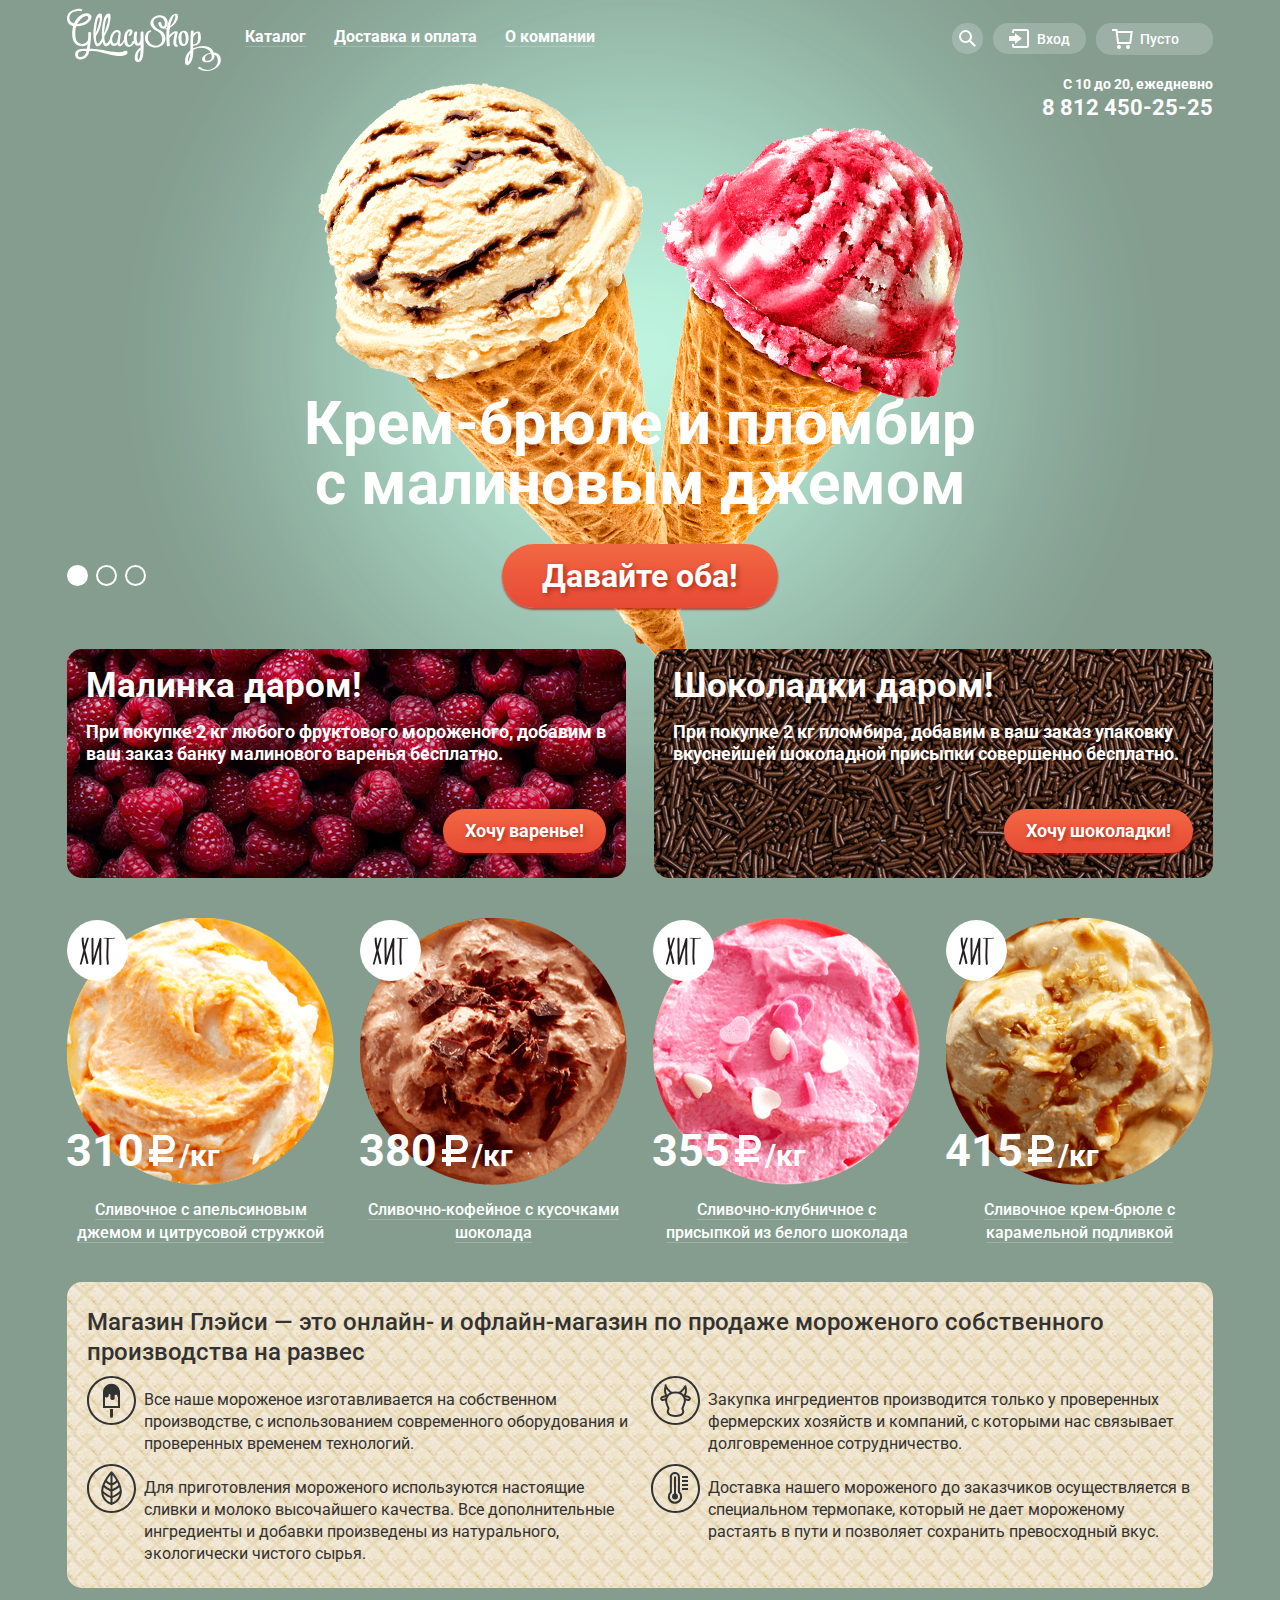
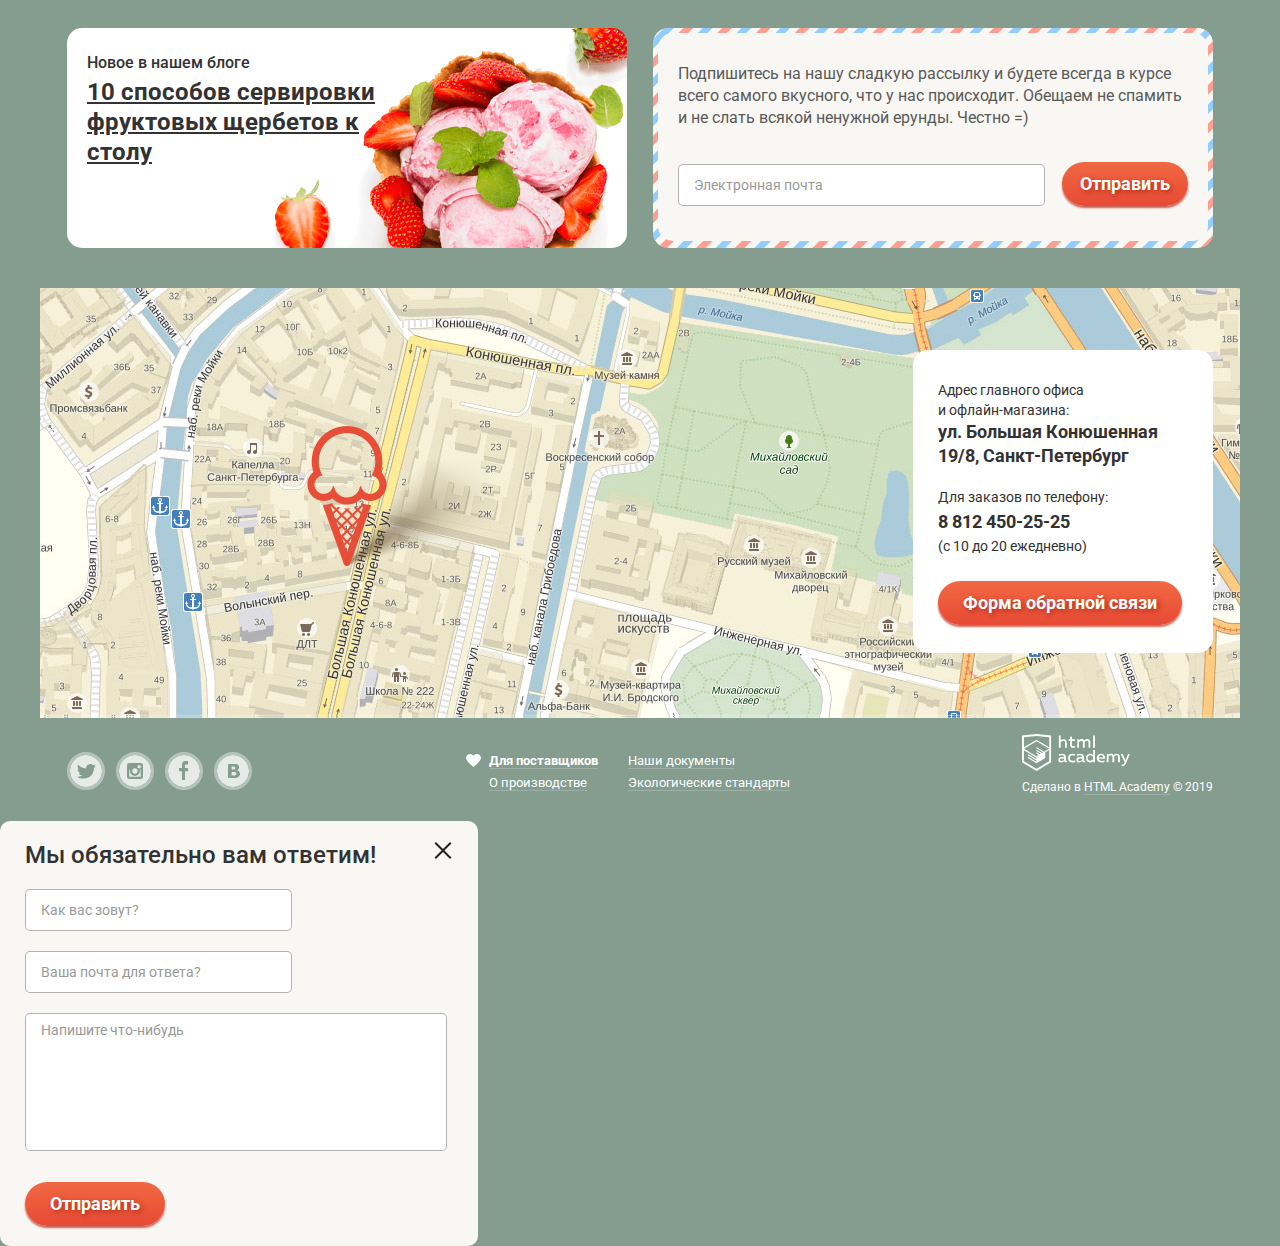
<file: backup/index.html>
<!DOCTYPE html>
<html lang="ru">
	<head>
	<meta charset="utf-8">
	<title>HTML Academy: Глейси</title>
		<link rel="stylesheet" href="css/normalize.css">
		<link rel="stylesheet" href="css/style.css">
		<link href="https://fonts.googleapis.com/css?family=Roboto:400,500,700&display=swap&subset=cyrillic" rel="stylesheet">
	</head>
	<body>
		<div class="slider-bg bg-1">
			<div class="container">
				<div class="sliders slider-1"></div>
			</div>
		</div>
		<header class="main-header container">
			<nav class="main-navigation">
				<div class="main-logo">
					<img src="img/logo.svg" alt="Магазин мороженного 'Глейси'" width="154" height="64">
				</div>
				<ul class="main-navigation-list">
					<li class="main-navigation-item">
						<a class="main-navigation-link" href="catalog.html"><span class="border-bottom">Каталог</span></a>
						<ul class="dropdown-menu-list">
							<li class="dropdown-menu-item"><a class="dropdown-link text-bold" href="#">Новинки</a></li>
							<li class="dropdown-menu-item"><a class="dropdown-link" href="catalog.html">Сливочное</a></li>
							<li class="dropdown-menu-item"><a class="dropdown-link" href="#">Щербеты</a></li>
							<li class="dropdown-menu-item"><a class="dropdown-link" href="#">Фруктовый лед</a></li>
							<li class="dropdown-menu-item"><a class="dropdown-link" href="#">Мелорин</a></li>
						</ul>
					</li>
					<li class="main-navigation-item">
						<a class="main-navigation-link" href="#"><span class="border-bottom">Доставка и оплата</span></a>
					</li>
					<li class="main-navigation-item">
						<a class="main-navigation-link" href="#"><span class="border-bottom">О компании</span></a>
					</li>
				</ul>
			</nav>
			<ul class="user-navigation">
				<li class="user-navigation-item">
					<a class="user-navigation-link btn-search" href="search.html">
						<svg xmlns="http://www.w3.org/2000/svg" xmlns:xlink="http://www.w3.org/1999/xlink" width="17" height="17" viewBox="0 0 17 17">
							<g fill="#fff">
								<path d="M16.958 15.527L11.75 10.32A6.455 6.455 0 0 0 13 6.5 6.5 6.5 0 1 0 6.5 13a6.465 6.465 0 0 0 3.839-1.263l5.205 5.204 1.414-1.414zM6.5 11C4.019 11 2 8.981 2 6.5S4.019 2 6.5 2 11 4.019 11 6.5 8.981 11 6.5 11z"/>
							</g>
						</svg>
						<span class="visually-hidden">Поиск</span>
					</a>
					<form class="form search-form" action="https://echo.htmlacademy.ru" method="post">
						<div class="field-layout">
							<input class="field-input" type="text" id="search-input" name="search" placeholder="Что ищем?">
							<label class="field-label" for="search-input">Что ищем?</label>
						</div>
						<button class="visually-hidden" type="submit">Найти</button>
					</form>
				</li>
				<li class="user-navigation-item">
					<a class="user-navigation-link login-link" href="login.html">
						<svg xmlns="http://www.w3.org/2000/svg" xmlns:xlink="http://www.w3.org/1999/xlink" width="21" height="19" viewBox="0 0 21 19">
							<g fill="#fff">
								<path d="M6 14.875L12.917 9.5 6 4.125v2.917H-.042v4.917H6z"/>
								<path d="M18 0H5C3.9 0 3 .9 3 2v2h2V2h13v15H5v-2H3v2c0 1.1.9 2 2 2h13c1.1 0 2-.9 2-2V2c0-1.1-.9-2-2-2z"/>
							</g>
						</svg>
						<span>Вход</span>
					</a>
					<form class="form login-form" action="https://echo.htmlacademy.ru" method="post">
						<div class="field-layout">
							<input class="field-input" id="email" type="email" name="email" placeholder="Электронная почта">
							<label class="field-label" for="email">Электронная почта</label>
						</div>
						<div class="field-layout">
							<input class="field-input" id="password" type="password" name="password" placeholder="Пароль">
							<label class="field-label" for="password">Пароль</label>
						</div>
						<div class="login-enter">
							<button class="btn btn-login" type="submit">Войти</button>
							<p class="login-help">
								<a class="login-reg" href="#"><span class="border-bottom">Забыли пароль?</span></a>
								<a class="login-reg" href="#"><span class="border-bottom">Новая регистрация</span></a>
							</p>
						</div>
					</form>
				</li>
				<li class="user-navigation-item">
					<a class="user-navigation-link cart-empty-link" href="basket.html">
						<svg xmlns="http://www.w3.org/2000/svg" width="21" height="20" viewBox="0 0 21 20">
							<g fill="#fff">
								<path d="M5.657 2.031L5.422 0H0v2h3.64l1.5 13h13.988l1.699-12.969H5.657zM17.372 13H6.922L5.888 4.031h12.66L17.372 13z"/>
								<circle cx="6.984" cy="18" r="2"/>
								<circle cx="15.984" cy="18" r="2"/>
							</g>
						</svg><span>Пусто</span>
					</a>
				</li>
			</ul>
		</header>
		<main class="container">
			<div class="schedule-row">
				<div class="schedule">
					<span class="work-time">С 10 до 20, ежедневно</span>
					<a class="phone-numb" href="tel:+78124502525">8 812 450-25-25</a>
				</div>
			</div>
			<section class="slider">
				<h2 class="visually-hidden">3 лучших предложения</h2>
				<ul class="slider-list">
					<li class="slider-item">
						<p>Крем-брюле и пломбир с малиновым джемом</p>
						<a class="btn btn-slider" href="catalog-item.html">Давайте оба!</a>
					</li>
					<li class="slider-item hidden">
						<p>Шоколадный пломбир и лимонный сорбет</p>
						<a class="btn btn-slider" href="catalog-item.html">Давайте оба!</a>
					</li>
					<li class="slider-item hidden">
						<p>Пломбир с помадкой и клубничный щербет</p>
						<a class="btn btn-slider" href="catalog-item.html">Давайте оба!</a>
					</li>
				</ul>
				<ul class="slider-toggles">
					<li><button class="btn-toggle checked-toggle" type="button"><span class="visually-hidden">Первый слайд</span></button></li>
					<li><button class="btn-toggle" type="button"><span class="visually-hidden">Второй слайд</span></button></li>
					<li><button class="btn-toggle" type="button"><span class="visually-hidden">Третий слайд</span></button></li>
				</ul>
			</section>
			<section class="offers row">
				<h2 class="visually-hidden">Промо-акции</h2>
				<div class="offers-item offers-raspberry">
					<p class="offers-title">Малинка даром!</p>
					<p class="offers-desc">При покупке 2 кг любого фруктового мороженого, добавим в ваш заказ банку малинового варенья бесплатно.</p>
					<div class="btn-offer-wrap">
						<a class="btn btn-offer" href="catalog-item.html">Хочу варенье!</a>
					</div>
				</div>
				<div class="offers-item offers-choco">
					<p class="offers-title">Шоколадки даром!</p>
					<p class="offers-desc">При покупке 2 кг пломбира, добавим в ваш заказ упаковку вкуснейшей шоколадной присыпки совершенно бесплатно.</p>
					<div class="btn-offer-wrap">
						<a class="btn btn-offer" href="catalog-item.html">Хочу шоколадки!</a>
					</div>
				</div>
			</section>
			<section class="products">
				<h2 class="visually-hidden">Хиты продаж</h2>
				<ul class="products-list">
					<li class="product-item product-hit">
						<article class="product">
							<h3 class="product-title">
								<a class="product-link" href="catalog-item.html"><span class="border-bottom">Сливочное с апельсиновым джемом и цитрусовой стружкой</span></a>
							</h3>
							<img class="product-img" src="img/product-1.png" width="267" height="267" alt="Сливочное с апельсиновым джемом и цитрусовой стружкой">
							<p class="product-price">310<img src="img/ruble.svg" width="31" height="36" alt="рубль"><span>/кг</span></p>
							<a class="btn btn-product" href="catalog-item.html">Быстрый просморт</a>
						</article>
					</li>
					<li class="product-item product-hit">
						<article class="product">
							<h3 class="product-title">
								<a class="product-link" href="catalog-item.html"><span class="border-bottom">Сливочно-кофейное с кусочками шоколада</span></a>
							</h3>
							<img class="product-img" src="img/product-2.png" width="267" height="267" alt="Сливочно-кофейное с кусочками шоколада">
							<p class="product-price">380<img src="img/ruble.svg" width="31" height="36" alt="рубль"><span>/кг</span></p>
							<a class="btn btn-product" href="catalog-item.html">Быстрый просморт</a>
						</article>
					</li>
					<li class="product-item product-hit">
						<article class="product">
							<h3 class="product-title">
								<a class="product-link " href="catalog-item.html"><span class="border-bottom">Сливочно-клубничное с присыпкой из белого шоколада</span></a>
							</h3>
							<img class="product-img" src="img/product-3.png" width="267" height="267" alt="Сливочно-клубничное с присыпкой из белого шоколада">
							<p class="product-price">355<img src="img/ruble.svg" width="31" height="36" alt="рубль"><span>/кг</span></p>
							<a class="btn btn-product" href="catalog-item.html">Быстрый просморт</a>
						</article>
					</li>
					<li class="product-item product-hit">
						<article class="product">
							<h3 class="product-title">
								<a class="product-link" href="catalog-item.html"><span class="border-bottom">Сливочное крем-брюле с карамельной подливкой</span>
								</a>
							</h3>
							<img class="product-img" src="img/product-4.png" width="267" height="267" alt="Сливочное крем-брюле с карамельной подливкой">
							<p class="product-price">415<img src="img/ruble.svg" width="31" height="36" alt="рубль"><span>/кг</span></p>
							<a class="btn btn-product" href="catalog-item.html">Быстрый просморт</a>
						</article>
					</li>
				</ul>
			</section>
			<section class="features">
				<h2 class="visually-hidden">Преимущества магазина мороженного Глэйси</h2>
				<p class="features-title">
					Магазин Глэйси — это онлайн- и офлайн-магазин по продаже мороженого собственного производства на развес
				</p>
				<div class="row">
					<ul class="features-list">
						<li class="features-item feature-product">
							Все наше мороженое изготавливается на собственном производстве, с использованием современного оборудования и проверенных временем технологий.
						</li>
						<li class="features-item feature-eco">
							Для приготовления мороженого используются настоящие сливки и молоко высочайшего качества. Все дополнительные ингредиенты и добавки произведены из натурального, экологически чистого сырья.
						</li>
					</ul>
					<ul class="features-list">
						<li class="features-item feature-farm">
							Закупка ингредиентов	производится только у проверенных фермерских хозяйств и компаний, с которыми нас связывает долговременное сотрудничество.
						</li>
						<li class="features-item feature-thermo">
							Доставка нашего мороженого до заказчиков осуществляется в специальном термопаке, который не дает мороженому растаять в пути и позволяет сохранить превосходный вкус.
						</li>
					</ul>
				</div>
			</section>
			<section class="more-info row">
				<h2 class="visually-hidden">Блог и форма подписки на рассылку</h2>
					<article class="blog">
						<h3 class="blog-title">Новое в нашем блоге</h3>
						<a class="blog-link" href="#"><span class="blog-underline">10 способов сервировки фруктовых щербетов к столу</span></a>
					</article>
					<div class="subscribe-wrap">
						<div class="subscribe">
							<p class="subscribe-txt">Подпишитесь на нашу сладкую рассылку и будете всегда в курсе всего самого вкусного, что у нас происходит. Обещаем не спамить и не слать всякой ненужной ерунды. Честно =)</p>
							<form class="form subscribe-form" action="https://echo.htmlacademy.ru" method="post">
								<div class="field-layout">
									<input class="field-input" id="subscribe-email" type="email" name="subscribe-email" placeholder="Электронная почта">
									<label class="field-label" for="subscribe-email">Электронная почта</label>
								</div>
								<button class="btn btn-subscribe" type="submit">Отправить</button>
							</form>
						</div>
					</div>
			</section>
			<section class="contacts-map">
				<h2 class="visually-hidden">Как до нас добраться</h2>
				<div class="map">
					<img class="map-img" src="img/map.jpg" alt="Офис компании по адресу ул. Большая Конюшенная 19/8, Санкт-Петербург" width="1200" height="430">
				</div>
				<div class="contacts-info">
					<p class="contacts-description">Адрес главного офиса<br />и офлайн-магазина:
					</p>
					<p class="contacts-data">ул. Большая Конюшенная 19/8, Санкт-Петербург</p>
					<p class="contacts-description">Для заказов по телефону:</p>
					<a class="contacts-phone" href="tel:+78124502525">8 812 450-25-25</a>
					<p class="contacts-description">(с 10 до 20 ежедневно)</p>
					<a class="btn btn-contact" href="#">Форма обратной связи</a>
				</div>
			</section>
		</main>
		<footer class="main-footer container">
			<ul class="social">
				<li class="social-item">
					<a class="social-link" href="http://twitter.com">
						<span class="visually-hidden">Твиттер</span>
						<svg class="social-icon" xmlns="http://www.w3.org/2000/svg" width="32" height="32" viewBox="0 0 32 32">
							<path fill="#fff" d="M16 0C7.164 0 0 7.164 0 16c0 8.837 7.164 16 16 16 8.837 0 16-7.163 16-16 0-8.836-7.163-16-16-16zm7.944 12.809c-.251 6.516-3.463 10.832-10.992 10.702h-.486c-.447 0-4.543-.443-5.344-1.823 2.479.19 4.247-.406 5.12-1.136-1.048-.289-2.923-.461-3.251-2.848.384.104.618.221 1.299.113-1.307-.824-2.758-1.519-2.679-3.643.311.317 1.164.518 1.46.457-.768-.233-2.149-3.244-.974-4.781 1.984 1.79 4.075 3.482 7.804 3.643.227-2.214 1.24-3.699 3.168-4.325 1.84-.479 3.255.26 3.901 1.138.737-.224 1.453-.466 2.193-.685-.004.833-.569 1.463-.935 1.709.747.165 1.423-.475 1.423-.475-.184.963-1.094 1.725-1.707 1.954z"/>
						</svg>
					</a>
				</li>
				<li class="social-item">
					<a class="social-link" href="http://instagram.com">
						<span class="visually-hidden">Инстаграм</span>
						<svg class="social-icon" xmlns="http://www.w3.org/2000/svg" width="32" height="32" viewBox="0 0 32 32"><g fill="#fff"><path d="M20.916 16a4.938 4.938 0 1 1-9.877 0c0-.394.051-.773.138-1.14h-.897v6.838h11.396V14.86h-.897c.086.367.137.746.137 1.14z"/><path d="M15.978 18.659c1.466 0 2.659-1.193 2.659-2.659s-1.193-2.659-2.659-2.659c-1.466 0-2.659 1.193-2.659 2.659s1.192 2.659 2.659 2.659zM18.637 10.302h3.039v3.039h-3.039z"/><path d="M16 0C7.164 0 0 7.164 0 16c0 8.837 7.164 16 16 16 8.837 0 16-7.163 16-16 0-8.836-7.163-16-16-16zm7.955 21.698a2.285 2.285 0 0 1-2.279 2.279H10.279A2.285 2.285 0 0 1 8 21.698V10.302a2.286 2.286 0 0 1 2.279-2.279h11.396a2.286 2.286 0 0 1 2.279 2.279v11.396z"/></g></svg>
					</a>
				</li>
				<li class="social-item">
					<a class="social-link" href="http://facebook.com">
						<span class="visually-hidden">Фейсбук</span>
						<svg class="social-icon" xmlns="http://www.w3.org/2000/svg" width="32" height="32" viewBox="0 0 32 32"><path fill="#fff" d="M16 0C7.164 0 0 7.163 0 16s7.164 16 16 16c8.837 0 16-7.164 16-16S24.837 0 16 0zm4.062 9.455h-3.021v3.444h3.021v3.445h-3.021v8.61H14.02v-8.61H11v-3.445h3.021V9.455c0-1.902 1.353-3.445 3.021-3.445h3.021v3.445z"/></svg>
					</a>
				</li>
				<li class="social-item">
					<a class="social-link" href="http://vk.com">
						<span class="visually-hidden">Вконтакте</span>
						<svg class="social-icon" xmlns="http://www.w3.org/2000/svg" width="32" height="32" viewBox="0 0 32 32"><g fill="#fff"><path d="M16.637 14.495c.402-.019.719-.082.951-.188.326-.145.54-.33.641-.559.101-.229.15-.496.15-.797 0-.232-.058-.465-.174-.697-.116-.232-.322-.405-.617-.517-.264-.1-.592-.155-.984-.165a76.242 76.242 0 0 0-1.652-.014h-.339v2.965h.565c.571 0 1.057-.009 1.459-.028zM18.118 17.084c-.282-.081-.672-.125-1.166-.132a127.97 127.97 0 0 0-1.55-.009h-.79v3.493h.264c1.014 0 1.74-.003 2.18-.009a3.2 3.2 0 0 0 1.212-.245c.377-.157.633-.364.774-.625s.214-.562.214-.9c0-.446-.088-.788-.261-1.03-.17-.241-.464-.423-.877-.543z"/><path d="M16 0C7.164 0 0 7.164 0 16c0 8.837 7.164 16 16 16 8.837 0 16-7.163 16-16 0-8.836-7.163-16-16-16zm6.602 20.531a3.73 3.73 0 0 1-1.124 1.327c-.552.415-1.161.71-1.823.886s-1.501.264-2.519.264h-6.121V8.987h5.443c1.13 0 1.957.038 2.48.113a5.126 5.126 0 0 1 1.561.5c.533.27.929.632 1.189 1.087.26.455.392.975.392 1.558 0 .678-.179 1.278-.536 1.795-.358.518-.863.92-1.517 1.208v.075c.917.182 1.642.559 2.179 1.13.537.571.807 1.325.807 2.261 0 .678-.138 1.283-.411 1.817z"/></g></svg>
					</a>
				</li>
			</ul>
			<div class="footer-menu">
				<ul class="footer-menu-list">
					<li class="footer-menu-item">
						<a class="footer-menu-link text-bold" href="#">
							<span class="border-bottom">Для поставщиков</span>
						</a>
					</li>
					<li class="footer-menu-item">
						<a class="footer-menu-link" href="#">
							<span class="border-bottom">О производстве</span>
						</a>
					</li>
				</ul>
				<ul class="footer-menu-list">
					<li>
						<a class="footer-menu-link" href="#">
							<span class="border-bottom">Наши документы</span>
						</a>
					</li>
					<li>
						<a class="footer-menu-link" href="#">
							<span class="border-bottom">Экологические стандарты</span>
						</a>
					</li>
				</ul>
			</div>
			<div class="footer-copyright">
				<a class="copyright-logo" href="https://htmlacademy.ru/">
					<img src="img/logo-htmlacademy.svg" alt="HTMLAcademy" width="108" height="39">
				</a>
				<p class="copyright-txt">
					Сделано в <a class="copyright-link" href="https://htmlacademy.ru/"><span class="border-bottom">HTML Academy</span></a> &#169; 2019
				</p>
			</div>
		</footer>
		<div class="overlay hidden"></div>
		<section class="feedback">
			<h2 class="visually-hidden">Форма обратной связи</h2>
			<p class="feedback-title">Мы обязательно вам ответим!</p>
			<form class="form" action="https://echo.htmlacademy.ru" method="post">
				<div class="field-layout">
					<input class="field-input" type="text" id="feedback-name" name="feedback-name" placeholder="Как вас зовут?">
					<label class="field-label" for="feedback-name">Как вас зовут?</label>
				</div>
				<div class="field-layout">
					<input class="field-input" type="email" id="feedback-email" name="feedback-email" placeholder="Ваша почта для ответа?">
					<label class="field-label" for="feedback-email">Ваша почта для ответа?</label>
				</div>
				<div class="field-layout">
					<textarea class="field-textarea" id="feedback-msg" name="feedback-txt" placeholder="Напишите что-нибудь" rows="5" cols="33"></textarea>
					<label class="field-label" for="feedback-msg">Напишите что-нибудь</label>
				</div>
				<button class="btn" type="submit">Отправить</button>
			</form>
			<button class="close-btn" type="button">
				<img src="img/cross-big.svg" alt="закрыть" width="18" height="17">
			</button>
		</section>
	</body>
</html>
</file>
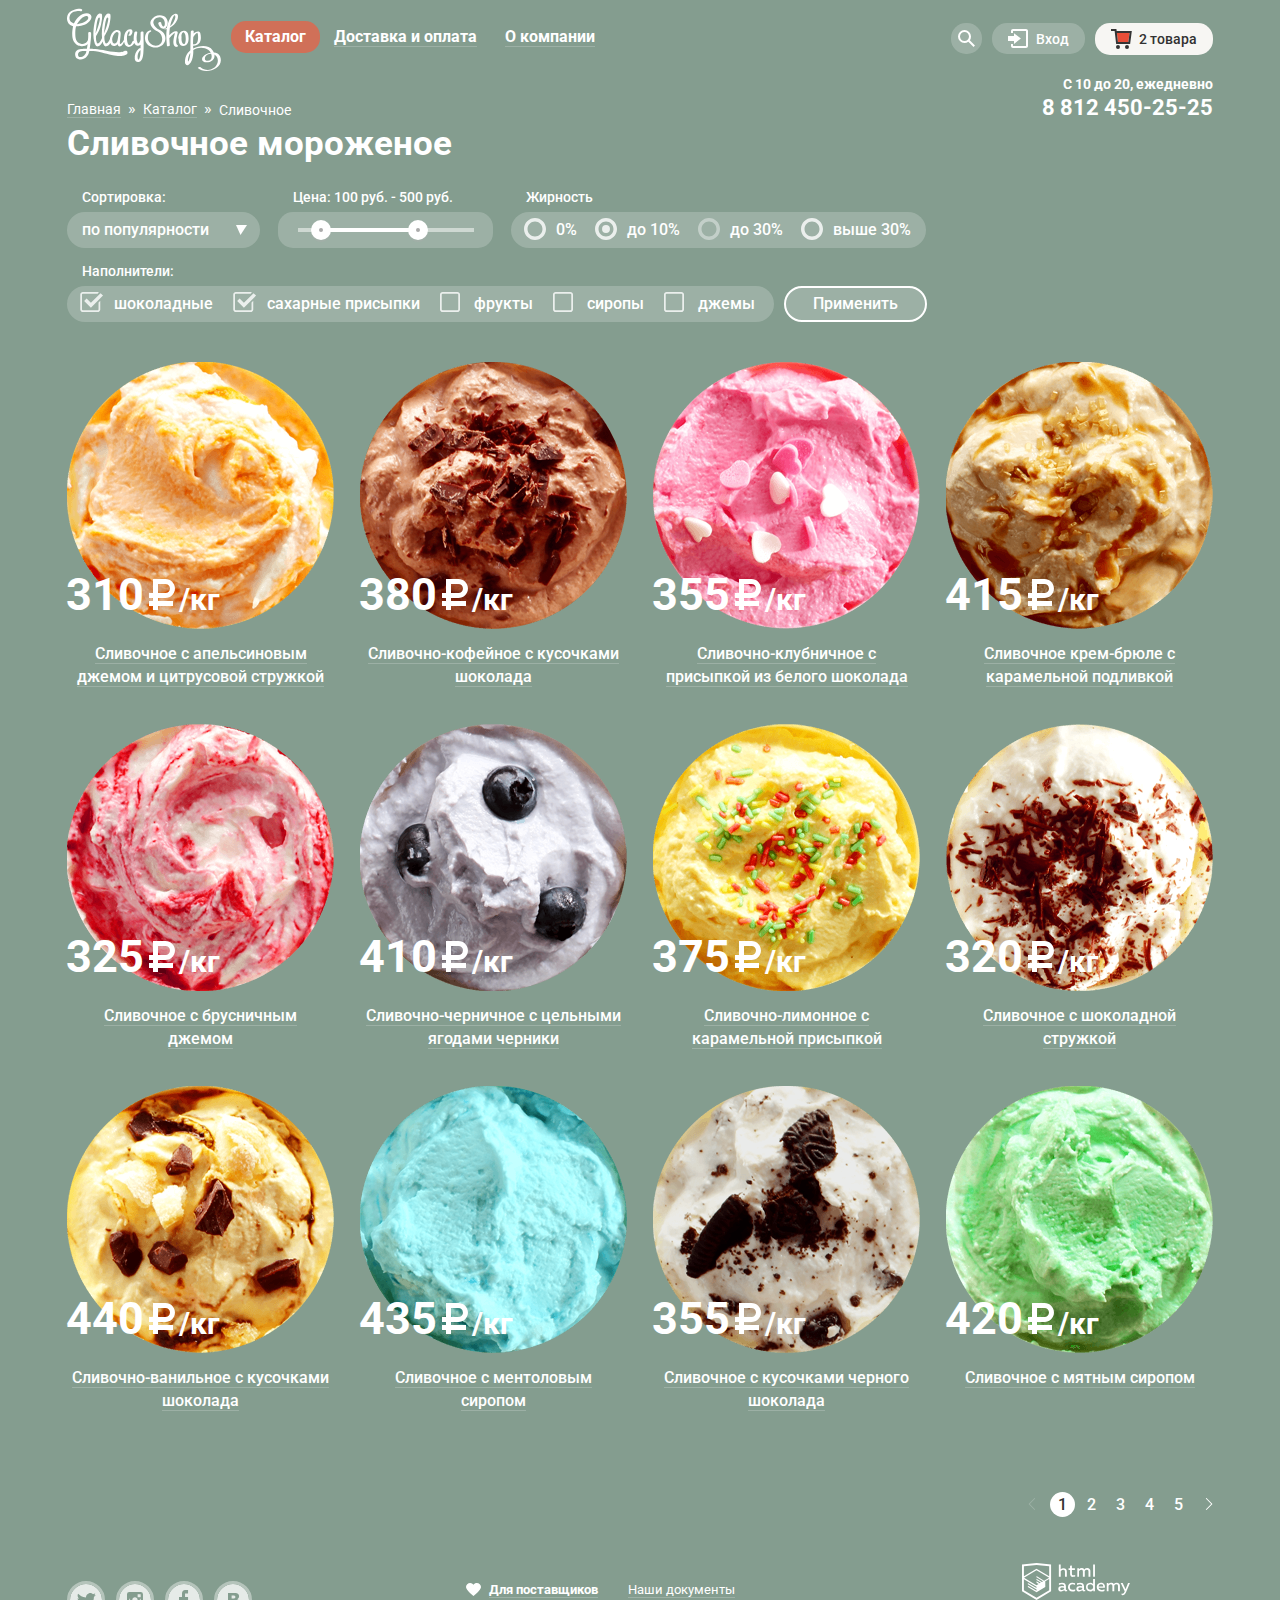
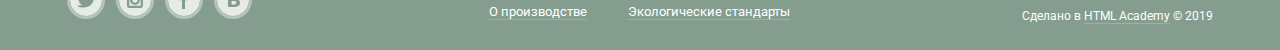
<file: backup/catalog.html>
<!DOCTYPE html>
<html lang="ru">
	<head>
		<meta charset="utf-8">
		<title>HTML Academy: Глейси</title>
		<link rel="stylesheet" href="css/normalize.css">
		<link rel="stylesheet" href="css/style.css">
		<link href="https://fonts.googleapis.com/css?family=Roboto:400,500,700&display=swap&subset=cyrillic" rel="stylesheet">
	</head>
	<body>
		<header class="main-header container">
			<nav class="main-navigation">
				<div class="main-logo">
					<a href="index.html">
						<img src="img/logo.svg" alt="Магазин мороженного 'Глэсси'" width="154" height="64">
					</a>
				</div>			
				<ul class="main-navigation-list">
					<li class="main-navigation-item">
						<a class="main-navigation-link main-navigation-link-current" href="catalog.html">Каталог</a>
						<ul class="dropdown-menu-list">
							<li class="dropdown-menu-item"><a class="dropdown-link text-bold" href="#">Новинки</a></li>
							<li class="dropdown-menu-item"><a class="dropdown-link dropdown-link-current" href="catalog.html">Сливочное</a></li>
							<li class="dropdown-menu-item"><a class="dropdown-link" href="#">Щербеты</a></li>
							<li class="dropdown-menu-item"><a class="dropdown-link" href="#">Фруктовый лед</a></li>
							<li class="dropdown-menu-item"><a class="dropdown-link" href="#">Мелорин</a></li>
						</ul>
					</li>
					<li class="main-navigation-item">
						<a class="main-navigation-link" href="#"><span class="border-bottom">Доставка и оплата</span></a>
					</li>
					<li class="main-navigation-item">
						<a class="main-navigation-link" href="#"><span class="border-bottom">О компании</span></a>
					</li>
				</ul>
			</nav>
			<ul class="user-navigation">
				<li class="user-navigation-item">
					<a class="user-navigation-link btn-search" href="search.html">
						<svg xmlns="http://www.w3.org/2000/svg" xmlns:xlink="http://www.w3.org/1999/xlink" width="17" height="17" viewBox="0 0 17 17">
							<g fill="#fff">
								<path d="M16.958 15.527L11.75 10.32A6.455 6.455 0 0 0 13 6.5 6.5 6.5 0 1 0 6.5 13a6.465 6.465 0 0 0 3.839-1.263l5.205 5.204 1.414-1.414zM6.5 11C4.019 11 2 8.981 2 6.5S4.019 2 6.5 2 11 4.019 11 6.5 8.981 11 6.5 11z"/>
							</g>
						</svg>
						<span class="visually-hidden">Поиск</span>
					</a>
					<form class="form search-form" action="https://echo.htmlacademy.ru" method="post">
						<div class="field-layout">
							<input class="field-input" type="text" id="search-input" name="search" placeholder="Что ищем?">
							<label class="field-label" for="search-input">Что ищем?</label>
						</div>
						<button class="visually-hidden" type="submit">Найти</button>
					</form>
				</li>
				<li class="user-navigation-item">
					<a class="user-navigation-link login-link" href="login.html">
						<svg xmlns="http://www.w3.org/2000/svg" xmlns:xlink="http://www.w3.org/1999/xlink" width="21" height="19" viewBox="0 0 21 19">
							<g fill="#fff">
								<path d="M6 14.875L12.917 9.5 6 4.125v2.917H-.042v4.917H6z"/>
								<path d="M18 0H5C3.9 0 3 .9 3 2v2h2V2h13v15H5v-2H3v2c0 1.1.9 2 2 2h13c1.1 0 2-.9 2-2V2c0-1.1-.9-2-2-2z"/>
							</g>
						</svg>
						<span>Вход</span>
					</a>
					<form class="form login-form" action="https://echo.htmlacademy.ru" method="post">
						<div class="field-layout">
							<input class="field-input" id="email" type="email" name="email" placeholder="Электронная почта">
							<label class="field-label" for="email">Электронная почта</label>
						</div>
						<div class="field-layout">
							<input class="field-input" id="password" type="password" name="password" placeholder="Пароль">
							<label class="field-label" for="password">Пароль</label>
						</div>
						<div class="login-enter">
							<button class="btn" type="submit">Войти</button>
							<p class="login-help">
								<a class="login-reg" href="#"><span class="border-bottom">Забыли пароль?</span></a>
								<a class="login-reg" href="#"><span class="border-bottom">Новая регистрация</span></a>
							</p>
						</div>
					</form>
				</li>
				<li class="user-navigation-item">
					<a class="user-navigation-link cart-full-link" href="basket.html">
						<img src="img/basket-red.svg" alt="Корзина" width="21" height="20">
						<span>2 товара</span>
					</a>
					<div class="cart-wrap">
						<table class="cart">
							<tr>
								<td class="cart-delete-item">
									<button class="cart-delete">
										<img src="img/cross-small.svg" alt="Удалить товар из корзины" width="11" height="11">
									</button>
								</td>
								<td>
									<img class="product-img" src="img/product-1-thumbnail.png" alt="Пломбир с апельсиновым джемом" width="33" height="33">
								</td>
								<td class="cart-description">
									<a href="catalog-item.html">Пломбир с апельсиновым джемом</a>
								</td>
								<td class="cart-cost">
									<span class="cart-product-quantity">1,5 кг</span>
									<span>х</span>
									<span class="cart-product-price">200 руб.</span>
								</td>
								<td class="cart-product-summ">300 руб.</td>
							</tr>
							<tr>
								<td class="cart-empty-block" colspan="5"></td>
							</tr>
							<tr>
								<td class="cart-delete-item">
									<button class="cart-delete">
										<img src="img/cross-small.svg" alt="Удалить товар из корзины" width="11" height="11">
									</button>
								</td>
								<td>
									<img class="product-img" src="img/product-3-thumbnail.png" alt="Клубничный пломбир с присыпкой из белого шоколада" width="33" height="33">
								</td>
								<td class="cart-description">
									<a href="catalog-item.html">Клубничный пломбир с присыпкой из белого шоколада</a>
								</td>
								<td class="cart-cost">
									<span class="cart-product-quantity">1,5 кг</span>
									<span>х</span>
									<span class="cart-product-price">300 руб.</span>
								</td>
								<td class="cart-product-summ">450 руб.</td>
							</tr>
							<tr>
								<td class="cart-empty-block" colspan="5"></td>
							</tr>
							<tr>
								<td class="cart-summ" colspan="5">
									<p>Итого: 750 руб.</p>
									<a class="btn btn-cart" href="basket.html">Оформить заказ</a>
								</td>
							</tr>
						</table>
					</div>
				</li>
			</ul>			
		</header>
		<main class="container">
			<div class="row">
				<div class="breadcrumbs">
					<ul class="breadcrumbs-list">
						<li class="breadcrumbs-item">
							<a class="breadcrumbs-link" href="index.html"><span class="border-bottom">Главная</span></a>
						</li>
						<li class="breadcrumbs-item">&raquo;</li>
						<li class="breadcrumbs-item">
							<a class="breadcrumbs-link" href="catalog.html"><span class="border-bottom">Каталог</span></a>
						</li>
						<li class="breadcrumbs-item">&raquo;</li>
						<li class="breadcrumbs-current">Сливочное</li>
					</ul>
				</div>
				<div class="schedule">
					<span class="work-time">С 10 до 20, ежедневно</span>
					<a class="phone-numb" href="tel:+78124502525">8 812 450-25-25</a>
				</div>
			</div>
			<h1 class="catalog-title">Сливочное мороженое</h1>
			<section class="filters">
				<h2 class="visually-hidden">Фильтр товаров</h2>
				<form class="filter" method="get" action="https://echo.htmlacademy.ru">
					<div class="filter-row">
						<fieldset class="fieldset-filter">
							<legend class="filter-title">Сортировка:</legend>
								<label class="visually-hidden" for="sort">Сортировка:</label>
								<select class="filter-assortment" name="sort" id="sort">
									<option class="filter-sort" value="popular" selected>по популярности</option>
									<option class="filter-sort" value="low-cost">сначала недорогие</option>
									<option class="filter-sort" value="high-cost">сначала дорогие</option>
									<option class="filter-sort" value="fat">по жирности</option>
								</select>
						</fieldset>
						<fieldset class="fieldset-filter">
							<legend class="visually-hidden">Цена</legend>
							<div class="filter-price">
								<label class="filter-title" for="price-range">Цена: 100 руб. - 500 руб.</label>
								<input class="visually-hidden filter-cost" type="range" min="100" max="500" step="5" value="150" id="price-range" name="price-range">
								<div class="range-controls">
									<div class="scale">
										<div class="bar"></div>
									</div>
									<div class="toggle toggle-min"></div>
									<div class="toggle toggle-max"></div>
								</div>
							</div>
						</fieldset>
						<fieldset class="fieldset-filter">
							<legend class="filter-title">Жирность</legend>
							<div class="row fat-row">
								<div class="filter-layout">
									<input class="filter-radio" type="radio" name="fat-control" id="zero">
									<label class="filter-value" for="zero" tabindex="0">0%</label>
								</div>
								<div class="filter-layout">
									<input class="filter-radio" type="radio" name="fat-control" id="to-ten" checked>
									<label class="filter-value" for="to-ten" tabindex="0">до 10%</label>
								</div>
								<div class="filter-layout">
									<input class="filter-radio" type="radio" name="fat-control" id="to-thirty" disabled>
									<label class="filter-value" for="to-thirty" tabindex="0">до 30%</label>
								</div>
								<div class="filter-layout">
									<input class="filter-radio" type="radio" name="fat-control" id="over-thirty">
									<label class="filter-value" for="over-thirty" tabindex="0">выше 30%</label>
								</div>
							</div>
						</fieldset>
					</div>
					<div class="filter-row">
						<fieldset class="fieldset-filter">
							<legend class="filter-title">Наполнители:</legend>
							<div class="row filler-row">
								<div class="filter-layout">
									<input class="filter-checkbox" type="checkbox" name="choco" id="choco" checked>
									<label class="filter-value" for="choco" tabindex="0">шоколадные</label>
								</div>
								<div class="filter-layout">
									<input class="filter-checkbox" type="checkbox" name="sugar" id="sugar" checked>
									<label class="filter-value" for="sugar" tabindex="0">сахарные присыпки</label>
								</div>
								<div class="filter-layout">
									<input class="filter-checkbox" type="checkbox" name="fruit" id="fruit">
									<label class="filter-value" for="fruit" tabindex="0">фрукты</label>
								</div>
								<div class="filter-layout">
									<input class="filter-checkbox" type="checkbox" name="sirup" id="sirup">
									<label class="filter-value" for="sirup" tabindex="0">сиропы</label>
								</div>
								<div class="filter-layout">
									<input class="filter-checkbox" type="checkbox" name="jam" id="jam">
									<label class="filter-value" for="jam" tabindex="0">джемы</label>
								</div>
							</div>
						</fieldset>
						<button class="btn-filter" type="submit" tabindex="0">Применить</button>
					</div>
				</form>
			</section>
			<section class="products">
				<h2 class="visually-hidden">Товары</h2>
				<div class="products-catalog">
					<ul class="products-list">
						<!-- первая строка товаров -->
						<li class="product-item">
							<article class="product">
								<h3 class="product-title">
									<a class="product-link" href="catalog-item.html"><span class="border-bottom">Сливочное с апельсиновым джемом и цитрусовой стружкой</span></a>
								</h3>
								<img class="product-img" src="img/product-1.png" width="267" height="267" alt="Сливочное с апельсиновым джемом и цитрусовой стружкой">
								<p class="product-price">310<img src="img/ruble.svg" width="31" height="36" alt="рубль"><span>/кг</span></p>
								<a class="btn btn-product" href="catalog-item.html">Быстрый просмотр</a>
							</article>
						</li>
						<li class="product-item">
							<article class="product">
								<h3 class="product-title">
									<a class="product-link" href="catalog-item.html"><span class="border-bottom">Сливочно-кофейное с кусочками шоколада</span></a>
								</h3>
								<img class="product-img" src="img/product-2.png" width="267" height="267" alt="Сливочно-кофейное с кусочками шоколада">
								<p class="product-price">380<img src="img/ruble.svg" width="31" height="36" alt="рубль"><span>/кг</span></p>
								<a class="btn btn-product" href="catalog-item.html">Быстрый просмотр</a>
							</article>
						</li>
						<li class="product-item">
							<article class="product">
								<h3 class="product-title">
									<a class="product-link" href="catalog-item.html"><span class="border-bottom">Сливочно-клубничное с присыпкой из белого шоколада</span></a>
								</h3>
								<img class="product-img" src="img/product-3.png" width="267" height="267" alt="Сливочно-клубничное с присыпкой из белого шоколада">
								<p class="product-price">355<img src="img/ruble.svg" width="31" height="36" alt="рубль"><span>/кг</span></p>
								<a class="btn btn-product" href="catalog-item.html">Быстрый просмотр</a>
							</article>
						</li>
						<li class="product-item">
							<article class="product">
								<h3 class="product-title">
									<a class="product-link" href="catalog-item.html"><span class="border-bottom">Сливочное крем-брюле с карамельной подливкой</span></a>
								</h3>
								<img class="product-img" src="img/product-4.png" width="267" height="267" alt="Сливочное крем-брюле с карамельной подливкой">
								<p class="product-price">415<img src="img/ruble.svg" width="31" height="36" alt="рубль"><span>/кг</span></p>
								<a class="btn btn-product" href="catalog-item.html">Быстрый просмотр</a>
							</article>
						</li>
						<!-- конец первая строка товаров -->
						<!-- вторая строка товаров -->
						<li class="product-item">
							<article class="product">
								<h3 class="product-title">
									<a class="product-link" href="catalog-item.html"><span class="border-bottom">Сливочное с брусничным джемом</span></a>
								</h3>
								<img class="product-img" src="img/product-5.png" width="267" height="267" alt="Сливочное с брусничным джемом">
								<p class="product-price">325<img src="img/ruble.svg" width="31" height="36" alt="рубль"><span>/кг</span></p>
								<a class="btn btn-product" href="catalog-item.html">Быстрый просмотр</a>
							</article>
						</li>
						<li class="product-item">
							<article class="product">
								<h3 class="product-title">
									<a class="product-link" href="catalog-item.html"><span class="border-bottom">Сливочно-черничное с цельными ягодами черники</span></a>
								</h3>
								<img class="product-img" src="img/product-6.png" width="267" height="267" alt="Сливочно-черничное с цельными ягодами черники">
								<p class="product-price">410<img src="img/ruble.svg" width="31" height="36" alt="рубль"><span>/кг</span></p>
								<a class="btn btn-product" href="catalog-item.html">Быстрый просмотр</a>
							</article>
						</li>
						<li class="product-item">
							<article class="product">
								<h3 class="product-title">
									<a class="product-link" href="catalog-item.html"><span class="border-bottom">Сливочно-лимонное с карамельной присыпкой</span></a>
								</h3>
								<img class="product-img" src="img/product-7.png" width="267" height="267" alt="Сливочно-лимонное с карамельной присыпкой">
								<p class="product-price">375<img src="img/ruble.svg" width="31" height="36" alt="рубль"><span>/кг</span></p>
								<a class="btn btn-product" href="catalog-item.html">Быстрый просмотр</a>
							</article>
						</li>
						<li class="product-item">
							<article class="product">
								<h3 class="product-title">
									<a class="product-link" href="catalog-item.html"><span class="border-bottom">Сливочное с шоколадной стружкой</span></a>
								</h3>
								<img class="product-img" src="img/product-8.png" width="267" height="267" alt="Сливочное с шоколадной стружкой">
								<p class="product-price">320<img src="img/ruble.svg" width="31" height="36" alt="рубль"><span>/кг</span></p>
								<a class="btn btn-product" href="catalog-item.html">Быстрый просмотр</a>
							</article>
						</li>
						<!-- конец вторая строка товаров -->
						<!-- третья строка товаров -->
						<li class="product-item">
							<article class="product">
								<h3 class="product-title">
									<a class="product-link" href="catalog-item.html"><span class="border-bottom">Сливочно-ванильное с кусочками шоколада</span></a>
								</h3>
								<img class="product-img" src="img/product-9.png" width="267" height="267" alt="Сливочно-ванильное с кусочками шоколада">
								<p class="product-price">440<img src="img/ruble.svg" width="31" height="36" alt="рубль"><span>/кг</span></p>
								<a class="btn btn-product" href="catalog-item.html">Быстрый просмотр</a>
							</article>
						</li>
						<li class="product-item">
							<article class="product">
								<h3 class="product-title">
									<a class="product-link" href="catalog-item.html"><span class="border-bottom">Сливочное с ментоловым сиропом</span></a>
								</h3>
								<img class="product-img" src="img/product-10.png" width="267" height="267" alt="Сливочное с ментоловым сиропом">
								<p class="product-price">435<img src="img/ruble.svg" width="31" height="36" alt="рубль"><span>/кг</span></p>
								<a class="btn btn-product" href="catalog-item.html">Быстрый просмотр</a>
							</article>
						</li>
						<li class="product-item">
							<article class="product">
								<h3 class="product-title">
									<a class="product-link" href="catalog-item.html"><span class="border-bottom">Сливочное с кусочками черного шоколада</span></a>
								</h3>
								<img class="product-img" src="img/product-11.png" width="267" height="267" alt="Сливочное с кусочками черного шоколада">
								<p class="product-price">355<img src="img/ruble.svg" width="31" height="36" alt="рубль"><span>/кг</span></p>
								<a class="btn btn-product" href="catalog-item.html">Быстрый просмотр</a>
							</article>
						</li>
						<li class="product-item">
							<article class="product">
								<h3 class="product-title">
									<a class="product-link" href="catalog-item.html"><span class="border-bottom">Сливочное с мятным сиропом</span></a>
								</h3>
								<img class="product-img" src="img/product-12.png" width="267" height="267" alt="Сливочное с мятным сиропом">
								<p class="product-price">420<img src="img/ruble.svg" width="31" height="36" alt="рубль"><span>/кг</span></p>
								<a class="btn btn-product" href="catalog-item.html">Быстрый просмотр</a>
							</article>
						</li>
						<!-- конец третья строка товаров -->
					</ul>
				</div>
				<div class="pagination container">
						<a class="pagination-item-prev" href="#">
							<span class="visually-hidden">Назад</span>
							<svg class="" xmlns="http://www.w3.org/2000/svg" width="8" height="12" viewBox="0 0 8 12">
								<path fill="#fff" d="M7.237 5.642L1.73.132c-.2-.197-.52-.197-.717 0s-.198.52 0 .717L6.163 6l-5.15 5.15c-.2.198-.2.52 0 .717.098.1.228.148.357.148.13 0 .26-.05.358-.148l5.51-5.51c.198-.197.198-.517 0-.715z"/>
							</svg>
						</a>
						<a class="pagination-item pagination-item-current" href="#">1</a>
						<a class="pagination-item" href="#">2</a>
						<a class="pagination-item" href="#">3</a>
						<a class="pagination-item" href="#">4</a>
						<a class="pagination-item" href="#">5</a>
						<a class="pagination-item-next" href="#">
							<span class="visually-hidden">Вперед</span>
							<svg xmlns="http://www.w3.org/2000/svg" width="8" height="12" viewBox="0 0 8 12">
								<path fill="#fff" d="M7.237 5.642L1.73.132c-.2-.197-.52-.197-.717 0s-.198.52 0 .717L6.163 6l-5.15 5.15c-.2.198-.2.52 0 .717.098.1.228.148.357.148.13 0 .26-.05.358-.148l5.51-5.51c.198-.197.198-.517 0-.715z"/>
							</svg>
						</a>
					</div>
			</section>
		</main>
		<footer class="main-footer container">
			<ul class="social">
				<li class="social-item">
					<a class="social-link" href="http://twitter.com">
						<span class="visually-hidden">Твиттер</span>
						<svg class="social-icon" xmlns="http://www.w3.org/2000/svg" width="32" height="32" viewBox="0 0 32 32">
							<path fill="#fff" d="M16 0C7.164 0 0 7.164 0 16c0 8.837 7.164 16 16 16 8.837 0 16-7.163 16-16 0-8.836-7.163-16-16-16zm7.944 12.809c-.251 6.516-3.463 10.832-10.992 10.702h-.486c-.447 0-4.543-.443-5.344-1.823 2.479.19 4.247-.406 5.12-1.136-1.048-.289-2.923-.461-3.251-2.848.384.104.618.221 1.299.113-1.307-.824-2.758-1.519-2.679-3.643.311.317 1.164.518 1.46.457-.768-.233-2.149-3.244-.974-4.781 1.984 1.79 4.075 3.482 7.804 3.643.227-2.214 1.24-3.699 3.168-4.325 1.84-.479 3.255.26 3.901 1.138.737-.224 1.453-.466 2.193-.685-.004.833-.569 1.463-.935 1.709.747.165 1.423-.475 1.423-.475-.184.963-1.094 1.725-1.707 1.954z"/>
						</svg>
					</a>
				</li>
				<li class="social-item">
					<a class="social-link" href="http://instagram.com">
						<span class="visually-hidden">Инстаграм</span>
						<svg class="social-icon" xmlns="http://www.w3.org/2000/svg" width="32" height="32" viewBox="0 0 32 32"><g fill="#fff"><path d="M20.916 16a4.938 4.938 0 1 1-9.877 0c0-.394.051-.773.138-1.14h-.897v6.838h11.396V14.86h-.897c.086.367.137.746.137 1.14z"/><path d="M15.978 18.659c1.466 0 2.659-1.193 2.659-2.659s-1.193-2.659-2.659-2.659c-1.466 0-2.659 1.193-2.659 2.659s1.192 2.659 2.659 2.659zM18.637 10.302h3.039v3.039h-3.039z"/><path d="M16 0C7.164 0 0 7.164 0 16c0 8.837 7.164 16 16 16 8.837 0 16-7.163 16-16 0-8.836-7.163-16-16-16zm7.955 21.698a2.285 2.285 0 0 1-2.279 2.279H10.279A2.285 2.285 0 0 1 8 21.698V10.302a2.286 2.286 0 0 1 2.279-2.279h11.396a2.286 2.286 0 0 1 2.279 2.279v11.396z"/></g></svg>
					</a>
				</li>
				<li class="social-item">
					<a class="social-link" href="http://facebook.com">
						<span class="visually-hidden">Фейсбук</span>
						<svg class="social-icon" xmlns="http://www.w3.org/2000/svg" width="32" height="32" viewBox="0 0 32 32"><path fill="#fff" d="M16 0C7.164 0 0 7.163 0 16s7.164 16 16 16c8.837 0 16-7.164 16-16S24.837 0 16 0zm4.062 9.455h-3.021v3.444h3.021v3.445h-3.021v8.61H14.02v-8.61H11v-3.445h3.021V9.455c0-1.902 1.353-3.445 3.021-3.445h3.021v3.445z"/></svg>
					</a>
				</li>
				<li class="social-item">
					<a class="social-link" href="http://vk.com">
						<span class="visually-hidden">Вконтакте</span>
						<svg class="social-icon" xmlns="http://www.w3.org/2000/svg" width="32" height="32" viewBox="0 0 32 32"><g fill="#fff"><path d="M16.637 14.495c.402-.019.719-.082.951-.188.326-.145.54-.33.641-.559.101-.229.15-.496.15-.797 0-.232-.058-.465-.174-.697-.116-.232-.322-.405-.617-.517-.264-.1-.592-.155-.984-.165a76.242 76.242 0 0 0-1.652-.014h-.339v2.965h.565c.571 0 1.057-.009 1.459-.028zM18.118 17.084c-.282-.081-.672-.125-1.166-.132a127.97 127.97 0 0 0-1.55-.009h-.79v3.493h.264c1.014 0 1.74-.003 2.18-.009a3.2 3.2 0 0 0 1.212-.245c.377-.157.633-.364.774-.625s.214-.562.214-.9c0-.446-.088-.788-.261-1.03-.17-.241-.464-.423-.877-.543z"/><path d="M16 0C7.164 0 0 7.164 0 16c0 8.837 7.164 16 16 16 8.837 0 16-7.163 16-16 0-8.836-7.163-16-16-16zm6.602 20.531a3.73 3.73 0 0 1-1.124 1.327c-.552.415-1.161.71-1.823.886s-1.501.264-2.519.264h-6.121V8.987h5.443c1.13 0 1.957.038 2.48.113a5.126 5.126 0 0 1 1.561.5c.533.27.929.632 1.189 1.087.26.455.392.975.392 1.558 0 .678-.179 1.278-.536 1.795-.358.518-.863.92-1.517 1.208v.075c.917.182 1.642.559 2.179 1.13.537.571.807 1.325.807 2.261 0 .678-.138 1.283-.411 1.817z"/></g></svg>
					</a>
				</li>
			</ul>
			<div class="footer-menu">
				<ul class="footer-menu-list">
					<li class="footer-menu-item">
						<a class="footer-menu-link text-bold" href="#">
							<span class="border-bottom">Для поставщиков</span>
						</a>
					</li>
					<li class="footer-menu-item">
						<a class="footer-menu-link" href="#">
							<span class="border-bottom">О производстве</span>
						</a>
					</li>
				</ul>
				<ul class="footer-menu-list">
					<li>
						<a class="footer-menu-link" href="#">
							<span class="border-bottom">Наши документы</span>
						</a>
					</li>
					<li>
						<a class="footer-menu-link" href="#">
							<span class="border-bottom">Экологические стандарты</span>
						</a>
					</li>
				</ul>
			</div>
			<div class="footer-copyright">
				<a class="copyright-logo" href="https://htmlacademy.ru/">
					<img src="img/logo-htmlacademy.svg" alt="HTMLAcademy" width="108" height="39">
				</a>
				<p class="copyright-txt">
					Сделано в <a class="copyright-link" href="https://htmlacademy.ru/"><span class="border-bottom">HTML Academy</span></a> &#169; 2019
				</p>
			</div>
		</footer>
	</body>
</html>
</file>
<file: backup/css/style.css>
body {
	position: relative;

	margin: 0 auto;
	padding: 0;

	font-family: Roboto, Arial, sans-serif;
	font-size: 16px;
	line-height: 22px;
	font-weight: 400;
	color: rgb(255, 255, 255);

	background-color: rgb(132, 157, 143);
}

a {
	text-decoration: none;
}
/*Styles for Overall Site*/
.visually-hidden {
	position: absolute;

	width: 1px;
	height: 1px;
	margin: -1px;
	padding: 0;

	border: 0;
	white-space: nowrap;

	clip: rect(0 0 0 0);
	overflow: hidden;
}

.hidden {
	display: none;
}

.container {
	position: relative;

	width: 1146px;
	margin: auto;
	padding-left: 27px;
	padding-right: 27px;
}

.border-bottom {
	border-bottom: 1px solid rgba(255, 255, 255, .2);
}

a:hover .border-bottom,
a:focus .border-bottom,
a:active .border-bottom {
	border-color: rgba(255, 188, 158, .3);
}

.text-bold {
	font-weight: 700;
}

.row {
	display: flex;
	justify-content: space-between;
}

.btn {
	display: inline-block;
	margin: 0;
	padding-top: 10px;
	padding-bottom: 10px;
	padding-left: 25px;
	padding-right: 25px;

	font-size: 18px;
	line-height: 24px;
	font-weight: 700;
	color: rgb(255, 255, 255);
	text-shadow: 2px 2px 5px rgba(160, 32, 11, .76);

	background: linear-gradient(180deg, rgb(242, 104, 67), rgb(231, 74, 53));
	border-radius: 45px;
	border: none;
	box-shadow: 0 2px 2px rgba(172, 16, 0, .64)
}

.btn:hover,
.btn:focus {
	background-color: rgb(255, 255, 255);
	background: linear-gradient(0deg, rgb(236, 111, 94), rgb(245, 134, 105));
	cursor: pointer;
	outline: none;
}

.btn:active {
	background-color: #fff;
	background: linear-gradient(0deg, rgb(242, 104, 67), rgb(231, 74, 53));
	box-shadow: inset 0 2px 2px rgb(148, 39, 24);
}
/*END of Styles for Overall Site*/

/*Main Header*/
.main-header {
	display: flex;
	justify-content: space-between;
}

.main-logo {
	width: 154px;
	height: 64px;
	margin-right: 10px;
}

.main-navigation {
	display: flex;
	justify-content: space-between;
	margin-top: 8px;
}

.main-navigation-list {
	display: flex;
	margin-top: 13px;
	padding: 0;

	list-style: none;
}

.main-navigation-item {
	position: relative;

	margin: 0;
	padding: 0;
}

.main-navigation-link {
	display: block;
	padding-top: 7px;
	padding-bottom: 7px;
	padding-left: 14px;
	padding-right: 14px;

	font-size: 16px;
	line-height: 18px;
	font-weight: 700;
	color: rgb(255, 255, 255);

	border-radius: 15px;
}

.main-navigation-link-current {
	background-color: rgb(208, 112, 88);
}

.main-navigation-link:hover,
.main-navigation-link:focus {
	color: rgb(50, 50, 50);

	background-color: rgb(247, 246, 243);
	outline: none;
}

.main-navigation-link:hover .border-bottom,
.main-navigation-link:focus .border-bottom {
	border: none;
} 

.main-navigation-link:active {
	background-color: rgb(237, 237, 237);
	box-shadow: inset 0 2px 1px 0 rgb(105, 105, 105);
}

.dropdown-menu-list {
	position: absolute;
	top: 35px;
	left: -8px;
	
	margin: 0;
	padding-top: 5px;
	padding-bottom: 0;
	padding-right: 0;
	padding-left: 0;

	background-color: rgb(247, 246, 243);
	border-radius: 5px;
	box-shadow: 0 20px 20px 0 rgba(0, 0, 0, 0.4);

	list-style: none;
	z-index: 5;
	display: none;
}

.dropdown-menu-item {
	margin: 0;
	padding: 0;
}

.dropdown-menu-item:first-child::after {
	content: '';

	position: absolute;
	top: 37px;
	left: 7px;

	width: 128px;
	height: 1px;

	background-color: rgba(0, 0, 0, .2);
}

.dropdown-menu-item:nth-child(2) {
	padding-top: 6px;
}

.dropdown-menu-item:last-child {
	padding-bottom: 5px;
}

.dropdown-link {
	display: inline-block;
	vertical-align: middle;
	margin: 0;
	padding-top: 7px;
	padding-bottom: 8px;
	padding-right: 15px;
	padding-left: 20px;
	min-width: 110px;

	font-size: 14px;
	line-height: 16px;
	font-weight: 400;
	color: rgb(50, 50, 50);
}

.dropdown-menu-item a:hover,
.dropdown-menu-item a:focus {
	background-color: rgb(251, 222, 215);
}

.dropdown-menu-item a:active {
	background-color: rgb(246, 181, 165);
}

.dropdown-link-current {
	background-color: rgb(208, 112, 88);
}

.main-navigation-item:hover .dropdown-menu-list,
.main-navigation-link:focus + .dropdown-menu-list {
	display: block;
}

.user-navigation {
	position: relative;

	display: flex;
	margin-top: 23px;
	padding: 0;

	list-style: none;
}

.user-navigation-item {
	margin-left: 10px;
	padding-bottom: 5px;
}

.user-navigation-link {
	font-size: 14px;
	line-height: 16px;
	font-weight: 500;	
	color: rgb(255, 255, 255);

	background-color: rgba(255, 255, 255, .2);
	border-radius: 15px;
}

.user-navigation-link:hover,
.user-navigation-link:focus,
.user-navigation-link:active {
	color: rgb(50, 50, 50);

	background-color: rgb(247, 246, 243);
	outline: none;
}

.user-navigation-link:hover g,
.user-navigation-link:focus g,
.user-navigation-link:active g {
	fill: #000;
}

.btn-search {
	display: flex;
	align-items: center;
	justify-content: center;
	padding-top: 7px;
	padding-bottom: 7px;
	padding-right: 7px;
	padding-left: 7px;
}

.login-link,
.cart-empty-link,
.cart-full-link {
	display: flex;
	align-items: center;
	padding-top: 6px;
	padding-bottom: 6px;
	padding-right: 16px;
	padding-left: 16px;
}

.cart-empty-link {
	padding-right: 34px;
}

.cart-full-link {
	color: rgb(50, 50, 50);
	background-color: rgb(247, 246, 243);
}

.cart-empty-link span,
.cart-full-link span,
.login-link span {
	margin-left: 7px;
}

.user-navigation-item:hover .cart-wrap,
.user-navigation-item:focus .cart-wrap {
	display: block;
}
/*END of General Header*/

/*Breadcrumbs*/
.breadcrumbs {
	margin-top: 22px;
	margin-bottom: 3px;
}

.breadcrumbs-list {
	display: flex;
	margin: 0;
	padding: 0;

	list-style: none;
}

.breadcrumbs-item {
	margin-right: 7px;
	padding: 0;
}

.breadcrumbs-link,
.breadcrumbs-current {
	font-size: 14px;
	line-height: 16px;
	color: rgb(255, 255, 255);
}

.breadcrumbs-current {
	margin-top: 4px;
}

.breadcrumbs-link:hover,
.breadcrumbs-link:focus,
.breadcrumbs-link:active {
	color: rgb(255, 188, 158);
	outline: none;
}
/*END of Breadcrumbs*/

/*Work Time and Schedule*/
.schedule-row {
	display: flex;
	justify-content: flex-end;
}

.schedule {
	font-size: 14px;
	line-height: 16px;
	font-weight: 700;
	text-align: right;
}

.work-time {
	display: block;

	font-size: 14px;
	line-height: 16px;
	font-weight: 700;
	text-align: right;
}

.phone-numb {
	display: block;
	padding-top: 4px;

	font-size: 22px;
	line-height: 24px;
	font-weight: 700;
	color: rgb(255, 255, 255);
}

.phone-numb:hover,
.phone-numb:focus {
	color: rgb(255, 188, 158);

	outline: none;
}
/*END of Work Time and Schedule*/

/*Slider in index.html*/
.slider {
	position: relative;

	padding-top: 212px;
	margin-bottom: 41px;
}

.slider-bg {
	position: absolute;
	top: 0;
	left: 0;

	width: 100%;
	height: 100%;
}

.bg-1 {
	background-color: rgb(132, 157, 143);
}

.bg-2 {
	background-color: rgb(137, 150, 166);
}

.bg-3 {
	background-color: rgb(157, 139, 132);
}

.sliders {
	position: absolute;
	top: 0;
	left: -78px;

	width: 1200px;
}

.slider-1 {
	height: 881px;

	background-image: url(../img/slider-1.png);
	background-position: top left 78px;
	background-repeat: no-repeat;
}

.slider-2 {
	height: 859px;

	background-image: url(../img/slider-2.png);
	background-position: top left 68px;
	background-repeat: no-repeat;
}

.slider-3 {
	height: 854px;

	background-image: url(../img/slider-3.png);
	background-position: top left 61px;
	background-repeat: no-repeat;
}

.slider-list {
	margin: 0;
	padding: 0;

	list-style: none;
}

.slider-item {
	padding-right: 230px;
	padding-left: 230px;

	text-align: center;
}

.slider-item p {
	margin-top: 62px;
	margin-bottom: 30px;

	font-size: 60px;
	line-height: 60px;
	font-weight: 700;
}

.btn-slider {
	padding-right: 40px;
	padding-left: 40px;

	font-size: 32px;
	line-height: 44px;
	font-weight: 700;
}

.slider-toggles {
	content: "";

	position: absolute;
	bottom: 19px;
	left: 0;

	display: flex;
	margin: 0;
	padding: 0;

	list-style: none;
}

.btn-toggle {
	width: 21px;
	height: 21px;
	margin-right: 8px;

	background: transparent;
	border: 2px solid rgb(255, 255, 255);
	border-radius: 50%;
}

.btn-toggle:focus,
.btn-toggle:hover {
	background-color: rgba(255, 255, 255, .4);
	outline: none;
}

.checked-toggle,
.btn-toggle:active {
	background-color: rgb(255, 255, 255);
}
/*END of Slider in index.html*/

/*Promo Section*/
.offers {
	margin-bottom: 35px;
}

.offers-item {
	width: 520px;
	padding-top: 16px;
	padding-bottom: 25px;
	padding-right: 20px;
	padding-left: 19px;

	border-radius: 15px;
}

.offers-raspberry {
	background-color: rgba(161, 67, 94, .5);
	background-image: url(../img/bg-raspberry.jpg);
	background-position: top right;
	background-repeat: no-repeat;
}

.offers-choco {
	background-image: url(../img/bg-choco.jpg);
	background-color: rgba(118, 70, 47, .5);
	background-position: top right;
	background-repeat: no-repeat;
}

.offers-title {
	margin-top: 0;
	margin-bottom: 15px;
	padding: 0;

	font-size: 35px;
	line-height: 41px;
	font-weight: 700;
}

.offers-desc {
	margin-top: 0;
	margin-bottom: 44px;
	padding: 0;

	font-size: 18px;
	line-height: 22px;
	font-weight: 700;
}

.btn-offer-wrap {
	text-align: right;
}

.btn-offer {
	padding-right: 22px;
	padding-left: 22px;

	text-align: center;
}
/*END of Promo Section*/

/*Features in index.html*/
.features {
	margin-bottom: 40px;
	padding-top: 25px;
	padding-bottom: 0;
	padding-right: 20px;
	padding-left: 20px;

	color: rgb(50, 50, 50);

	background-color: rgb(236, 222, 195);
	background-image: url(../img/bg-wafer.jpg);
	background-position: top right;
	background-repeat: repeat;
	border-radius: 15px;
}

.features-title {
	margin: 0;
	padding: 0;

	font-size: 24px;
	line-height: 30px;
	font-weight: 500;
}

.features-list {
	margin: 0;
	padding-top: 0;
	padding-bottom: 23px;
	padding-left: 0;
	padding-right: 0;

	list-style: none;
}

.features-item {
	margin: 0;
	padding-top: 22px;
	padding-left: 57px;

	width: 485px;

	font-size: 16px;
	line-height: 22px;

	background-repeat: no-repeat;
	background-position: top 9px left;
}

.feature-product {
	background-image: url(../img/ice-cream.svg);
	
}

.feature-eco {
	background-image:	url(../img/eco.svg);
}

.feature-farm {	
	background-image: url(../img/cow.svg);
}

.feature-thermo {
	background-image: url(../img/thermometer.svg);
}
/*END of Features in index.html*/

/*Widjets*/
.more-info {
	margin-bottom: 40px;
}

.blog {
	width: 520px;
	height: 172px;
	margin: 0;
	padding-top: 24px;
	padding-bottom: 24px;
	padding-right: 20px;
	padding-left: 20px;

	background-color: rgb(255, 255, 255);
	background-image: url(../img/bg-strawberry.png);
	background-position: top right;
	background-repeat: no-repeat;
	border-radius: 15px;
}

.blog-title {
	margin: 0;
	padding-top: 0;
	padding-bottom: 3px;

	font-size: 16px;
	line-height: 22px;
	font-weight: 500;
	color: rgb(50, 50, 50);
}

.blog-link {
	display: inline-block;
	vertical-align: middle;
	width: 300px;
	margin: 0;
	padding: 0;

	font-size: 24px;
	line-height: 30px;
	font-weight: 700;
	color: rgb(50, 50, 50);
	text-decoration: underline;
}

.blog-link:hover,
.blog-link:focus,
.blog-link:active {
	color: rgb(232, 77, 55);

	outline: none;
}

.subscribe-wrap {
	width: 550px;
	height: 210px;
	margin: 0;
	padding: 5px;

	background-color: rgb(248, 247, 244);
	background: url(../img/bg-post.svg);
	background-position: top right;
	background-repeat: no-repeat;
	border-radius: 15px;
}

.subscribe {
	padding-top: 30px;
	padding-bottom: 30px;
	padding-right: 20px;
	padding-left: 20px;

	background-color: rgb(248, 247, 243);
	border-radius: 15px;
}

.subscribe-txt {
	margin-top: 0;
	margin-bottom: 15px;
	padding: 0;

	color: rgb(90, 90, 90);
}

.subscribe-form {
	display: flex;
	justify-content: space-between;
	margin-top: 0;
	margin-bottom: 5px;
}

.subscribe-form .field-input {
	width: 335px;
}

.btn-subscribe {
	display: block;
	margin-top: 18px;
	padding-right: 18px;
	padding-left: 18px;
}
/*END of *Widjets*/

.catalog-title {
	margin-top: 0;
	margin-bottom: 25px;
	padding: 0;

	font-size: 35px;
	line-height: 41px;
}

/*Filters in catalog.html*/
.filters {
	margin-bottom: 20px;
}

.filter {
	padding-right: 19px;
}

.filter-row {
	display: flex;
}

.fieldset-filter {
	margin-bottom: 15px;
	margin-right: 0;
	margin-left: 0;
	padding: 0;
	border: none;
}

.filter-title {
	display: block;
	vertical-align: top;
	margin-left: 15px;
	margin-bottom: 7px;
	padding: 0;

	font-size: 14px;
	line-height: 16px;
	font-weight: 500;
}

.filter-assortment {
	padding-top: 9px;
	padding-bottom: 9px;
	padding-right: 32px;
	padding-left: 15px;

	font-size: 16px;
	line-height: 18px;
	font-weight: 500;
	color: rgb(255, 255, 255);

	background-color: rgba(255, 255, 255, .2);
	background-image: url(../img/select-arrow.svg);
  background-repeat: no-repeat;
  background-position: top 13px right 13px;
  border-radius: 18px;
	
	border: none;
	-ms-appearance: none;
  appearance: none;
  -moz-appearance: none;
  -webkit-appearance: none;
}

.filter-assortment::-ms-expand {
    display: none;
}

.filter-assortment:hover,
.filter-assortment:focus {
	color: rgb(50, 50, 50);
	
	background-color: rgb(255, 255, 255);
	background-image: url(../img/select-arrow-black.svg);

	outline: none;
}

.filter-sort {
	font-size: 14px;
	line-height: 16px;
	color: rgb(50, 50, 50);

	background-color: rgb(255, 255, 255);
}

.filter-price,
.filter-assortment {
	margin-right: 18px;
}

.filter-price:hover {
	cursor: pointer;
}

.range-controls {
	position: relative;

	width: 215px;
	height: 36px;

	background-color: rgba(255, 255, 255, .2);
	border-radius: 15px;
}

.scale {
	position: absolute;
	top: 16px;
	left: 20px;

	width: 176px;
	height: 4px;	

	background-color: rgba(255, 255 , 255, .5);
}

.bar {
	position: absolute;
	top: 0;
	left: 25px;

	width: 100px;
	height: 4px;	

	background-color: rgb(255, 255, 255);
}

.toggle {
	position: absolute;
	top: 8px;
	left: 33px;

	width: 20px;
	height: 23px;

	background-image: url(../img/filter-button.svg);
	background-position: 0 0;
	background-repeat: no-repeat;
}

.toggle-max {
	left: 130px;
}

.fat-row,
.filler-row {
	padding-left: 45px;
	padding-top: 7px;
	padding-bottom: 7px;

	background-color: rgba(255, 255, 255, .2);

	border-radius: 30px;
}

.filler-row {
	padding-left: 47px;
	margin-right: 10px;
}

.filter-layout {
	position: relative;

	margin-right: 50px;
}

.filter-layout:last-child {
	margin-right: 15px;
}

.filter-radio,
.filter-checkbox {
	display: none;
}

.filter-value {
	font-size: 16px;
	line-height: 18px;
	font-weight: 500;
}


.filter-value::before {
	content: '';
	position: absolute;
	top: -1px;
	left: -32px;

	background-position: 0 0;
	background-repeat: no-repeat;
	cursor: pointer;
	opacity: .8;
}

.filter-radio + .filter-value::before {
	width: 22px;
	height: 22px;

	background-image: url(../img/radio-off.svg);
}

.filter-radio:checked + .filter-value::before {
	background-image: url(../img/radio-on.svg);
}

.filter-radio:hover + .filter-value::before,
.filter-radio:focus + .filter-value::before {
	opacity: 1;
	outline: none;
}

.filter-radio:disabled + .filter-value::before {
	opacity: .4;
}

.filter-checkbox + .filter-value::before {
	left: -34px;
	width: 24px;
	height: 20px;

	background-image: url(../img/checkbox-off.svg);
}

.filter-checkbox:checked + .filter-value::before {
	background-image: url(../img/checkbox-on.svg);
}

.filter-checkbox + .filter-value {
	margin-right: 4px;
}

.filter-checkbox:hover + .filter-value::before,
.filter-checkbox:focus + .filter-value::before {
	opacity: 1;
	outline: none;
}

.filter-checkbox:disabled + .filter-value::before {
	opacity: .4;
}

.btn-filter {
	display: inline-block;

	margin-top: 23px;
	margin-bottom: 15px;
	padding-top: 7px;
	padding-bottom: 7px;
	padding-left: 27px;
	padding-right: 27px;

	font-size: 16px;
	line-height: 18px;
	font-weight: 500;
	color: rgb(255, 255, 255);

	background-color: rgba(255, 255, 255, .2);
	border: 2px solid rgb(255, 255, 255);
	border-radius: 30px;
}

.btn-filter:hover,
.btn-filter:focus {
	color: rgb(50, 50, 50);

	background-color: rgb(255, 255, 255);
	outline: none;
}

.btn-filter:active {
	color: rgb(50, 50, 50);

	background-color: rgb(234, 234, 234);
}
/*END of Filters in catalog.html*/

/*Products*/
.products {
	margin-left: -13px;
	margin-right: -13px;
	margin-bottom: 7px;
}

.products-catalog {
	margin-bottom: 49px;	
}

.products-list {
	display: flex;
	flex-wrap: wrap;
	margin: 0;
	padding: 0;

	list-style: none;
}

.product-item {
	position: relative;

	margin: 0;
	padding: 0;
}

.product {
	position: relative;

	display: flex;
	flex-direction: column;
	width: 267px;
	min-height: 357px;
	margin: 0;
	padding-top: 5px;
	padding-right: 13px;
	padding-left: 13px;

	text-align: center;
}

.product:after {
	content: '';

	position: absolute;
	top: 0;
	left: 0;

	width: 293px;
	height: 405px;

	background-color: rgba(255, 255, 255, .2);
	border-radius: 5px;
	box-shadow: 0 10px 20px 0 rgba(0, 0, 0, .2);
	
	z-index: 1;

	display: none;
}

.product:hover:after {
	display: block;
}

.product-hit::before {
	content: '';

	position: absolute;
	top: 7px;
	left: 13px;

	width: 61px;
	height: 61px;

	background-image: url(../img/hit.svg);
	z-index: 3;
}

.product-title {
	position: absolute;
	top: 285px;
	left: 18px;

	width: 88%;
	margin: 0 auto;

	z-index: 2;
}

.product-link {
	font-size: 16px;
	line-height: 22px;
	font-weight: 500;	
	color: rgb(255, 255, 255);
}

.product-link:hover,
.product-link:focus,
.product-link:active {
	color: rgb(255, 188, 158);

	outline: none;
}

.product-price {
	position: absolute;
	top: 170px;
	left: 12px;

	font-size: 45px;
	line-height: 45px;
	font-weight: 700;
	text-align: left;
	z-index: 2;
}

.product-price img {
	position: absolute;
	top: 5px;
	left: 81px;
}

.product-price span {
	margin-left: 35px;

	font-size: 30px;
	
	z-index: 2;
}

.btn-product {
	position: absolute;
	top: 338px;
	left: 45px;

	padding-right: 15px;
	padding-left: 15px;


	display: none;
}
.product:hover .product-img {
	z-index: 2;
}

.product:hover .btn-product {
	display: block;	
}

.product:hover .btn-product,
.product:hover .product-img,
.product:hover .product-title,
.product:hover .product-price {
	z-index: 2;
}
/*END of Products*/

/*Pagination*/
.pagination {
	margin-bottom: 45px;
	padding: 0;

	text-align: right;

	list-style: none;
}

.pagination-item {
	display: inline-block;
	margin: 0;
	padding-top: 2px;
	padding-bottom: 1px;
	padding-right: 8px;
	padding-left: 8px;

	font-size: 16px;
	line-height: 22px;
	font-weight: 500;
	color: rgb(255, 255, 255);

	border-radius: 50%
}

.pagination-item:hover,
.pagination-item:focus {
	background-color: rgba(255, 255, 255, .2);
}

.pagination-item:active {
	color: rgb(50, 50, 50);

	background-color: rgb(255, 255, 255);
}

.pagination-item-current,
.pagination-item-current:hover,
.pagination-item-current:focus,
.pagination-item-current:active {
	color: rgb(50, 50, 50);

	background-color: rgb(255, 255, 255);
}

.pagination-item-prev {
	margin-right: 10px;

	opacity: .2;
}

.pagination-item-prev svg {
	transform: rotate(180deg);
}

.pagination-item-next {
	margin-left: 10px;
}
/*END of Pagination*/

/*Contacts*/
.contacts-map {
	position: relative;

	margin-bottom: 15px;
	margin-right: -27px;
	margin-left: -27px;
}

.map {
	position: relative;

	width: 1200px;
	height: 430px;

	background-color: rgb(255, 255, 255);
}

.map:before {
	content:'';

	position: absolute;
	top: 138px;
	left: 267px;

	width: 218px;
	height: 142px;

	background-image: url(../img/pin_with_shadow.png);
	background-position: top left;
	background-repeat: no-repeat, no-repeat;
}

.map-img {
}

.contacts-info {
	position: absolute;
	top: 62px;
	right: 27px;

	width: 250px;
	padding-top: 30px;
	padding-bottom: 28px;
	padding-right: 25px;
	padding-left: 25px;

	color: rgb(50, 50, 50);

	background-color: rgb(255, 255, 255);
	border-radius: 15px;
}

.contacts-description {
	margin: 0;

	font-size: 14px;
	line-height: 20px;
}

.contacts-data {
	margin-top: 0;
	margin-bottom: 19px;

	font-size: 18px;
	line-height: 24px;
	font-weight: 700;

	width: 230px;
}

.contacts-data + .contacts-description {
	margin-bottom: 4px;
}

.contacts-phone {
	display: block;
	margin-bottom: 3px;

	font-size: 18px;
	line-height: 22px;
	font-weight: 700;
	color: rgb(50, 50, 50);
}

.contacts-phone:hover,
.contacts-phone:focus {
	color: rgb(232, 77, 55);

	outline: none;
}

.btn-contact {
	margin-top: 25px;
}
/*END of Contacts*/

/*Footer*/
.main-footer {
	display: flex;
	justify-content: space-between;
	align-items: flex-end;

	padding-bottom: 25px;
}

.social {
	display: flex;
	justify-content: space-between;

	margin: 0;
	padding: 0;

	list-style: none;
}

.social-item {
	display: block;
	margin-right: 11px;
}

.social-icon {
	border: 3px solid rgba(255, 255, 255, .5);
	border-radius: 50%;
	opacity: .8;
}

.social-link:focus {
	outline: none;
}

.social-link:hover .social-icon,
.social-link:focus .social-icon,
.social-link:active .social-icon {
	outline: none;
	opacity: 1;
}

.social-link:active .social-icon {
	fill: rgb(233, 233, 233);
	opacity: 1;
}

.social-item:last-child {
	margin-right: 0;
}

.footer-menu {
	display: flex;
	padding-top: 0;
	padding-bottom: 3px;
	padding-right: 55px;
	padding-left: 0;
}

.footer-menu-list {
	margin-top: 0;
	margin-bottom: 0;
	margin-right: 0;
	margin-left: 30px;
	padding: 0;
	
	list-style: none;
}

.footer-menu-item {
	margin: 0;
	padding-left: 30px;
}

.footer-menu-link {
	font-size: 13px;
	line-height: 18px;
	color: rgb(255, 255, 255);
}

.footer-menu-link:hover,
.footer-menu-link:focus,
.footer-menu-link:active {
	color: rgb(255, 188, 158);
	outline: none;
}

.footer-menu-item:first-child {
	background-image: url(../img/heart.svg);
	background-position: top 5px left 7px;
	background-repeat: no-repeat;
}

.copyright-txt {
	margin: 0;
	padding: 0;

	font-size: 12px;
	line-height: 18px;
	color: rgb(255, 255, 255);
}

.copyright-link {
	color: rgb(255, 255, 255);
}

.copyright-link:focus {
	outline: none;
}

.copyright-link:hover,
.copyright-link:focus,
.copyright-link:active {	
	color: rgb(255, 188, 158);
}
/*END of Footer*/

/*General Form styling*/
.form {
	background-color: rgb(248, 247, 244);

	z-index: 10;
}

.field-layout {
	position: relative;
}

.field-label {
	position: absolute;
	top: 5px;
	left: 15px;

	font-size: 11px;
	line-height: 13px;
	color: rgb(91, 157, 223);

	display: none;
}

.field-input,
.field-textarea {
	margin-top: 20px;
	padding-top: 9px;
	padding-bottom: 9px;
	padding-right: 16px;
	padding-left: 16px;

	font-size: 16px;
	line-height: 24px;
	font-weight: 700;
	color: rgb(50, 50, 50);

	background-color: rgb(255, 255, 255);
	border: none;
	border-radius: 5px;
	box-shadow: inset 0 0 0 1px rgb(178, 178, 178);	
}

.field-input:hover,
.field-textarea:hover {
	border: none;
	box-shadow: inset 0 0 0 2px rgb(198, 197, 196);
}

.field-input:active,
.field-textarea:active,
.field-input:focus,
.field-textarea:focus	{
	border: none;
	box-shadow: inset 0 0 0 2px rgb(143, 189, 236);
	outline: none;
}

.field-input::placeholder,
.field-textarea::placeholder {
	font-size: 14px;
	line-height: 16px;
	font-weight: 400;
	color: rgb(153, 153, 153);
}

.field-input:-ms-input-placeholder {
	font-weight: 400;
	color: rgb(153, 153, 153);
}

.field-textarea:-ms-input-placeholder {
	font-weight: 400;
	color: rgb(153, 153, 153);
}

.field-input:focus::-webkit-input-placeholder {
	color: transparent;
}

.field-input:focus::-moz-placeholder {
	color: transparent;
}

.field-input:focus:-ms-input-placeholder {
	color: transparent;
}

.field-textarea {
	margin-bottom: 25px;

	resize: none;
}

.field-input:focus + .field-label,
.field-textarea:focus + .field-label {
	display: block;
}
/*END of General Form styling*/

/*Search Form in User Navigation*/
.search-form {
	position: absolute;
	top: 35px;
	right: 230px;

	padding-top: 0;
	padding-bottom: 20px;
	padding-right: 15px;
	padding-left: 15px;

	border-radius: 5px;
	box-shadow: 0 20px 20px 0 rgba(0, 0, 0, 0.4);
	
	display: none;
}

.user-navigation-item:hover .search-form,
.user-navigation-link:focus + .search-form,
.search-form:focus-within {	
	display: block;
}

.search-form .field-input {
	width: 278px;
}
/*END of Search Form in User Navigation*/

/*Login Form in User Navigation*/
.login-form {
	position: absolute;
	top: 35px;
	right: 125px;
	padding-right: 19px;
	padding-left: 19px;

	border-radius: 5px;
	box-shadow: 0 20px 20px 0 rgba(0, 0, 0, 0.4);

	display: none;
}

.user-navigation-item:hover .login-form,
.user-navigation-link:focus + .login-form,
.login-form:focus-within {
	display: block;
}



.login-form .field-input {
	width: 208px;
}

.login-enter {
	display: flex;
	justify-content: space-between;
	margin-top: 20px;
	margin-bottom: 20px;
}

.login-help {
	display: flex;
	flex-direction: column;
	padding: 0;
	margin: 0;
}

.login-reg {
	font-size: 13px;
	line-height: 24px;
	font-weight: 400;
	color: rgb(50, 50, 50);
}

.login-reg:hover,
.login-reg:focus,
.login-reg:active {
	color: rgb(232, 77, 55);
	outline: none;
}

.login-reg .border-bottom {
	padding: 0;
	margin: 0;

	border-bottom: 1px solid rgb(0, 0, 0);
}
/*END of Login Form in User Navigation*/

/*Cart in User Navigation*/
.cart-wrap {
	position: absolute;
	top: 35px;
	right: 0px;
	
	padding-top: 20px;
	padding-bottom: 0;
	padding-right: 15px;
	padding-left: 15px;
	
	background-color: rgb(248, 247, 244);
	border-radius: 5px;
	
	box-shadow: 0 20px 20px 0 rgba(0, 0, 0, 0.4);
	
	z-index: 10;

	display: none;
}

.cart {
	width: 510px;

	border-collapse: collapse;
}

.cart td {
	vertical-align: top;
	padding-bottom: 0;
}

.cart-description,
.cart-cost,
.cart-product-summ {
	padding-top: 10px;

	font-size: 13px;
	line-height: 16px;
	color: rgb(50, 50, 50);
}


.cart-delete-item {
	padding-top: 5px;
	padding-right: 8px;
}

.cart-delete {
	padding: 0;

	background-color: transparent;
	border: none;
	cursor: pointer;
}

.cart-description {
	max-width: 160px;
	padding-right: 30px;	
}

.cart-description a {
	color: rgb(50, 50, 50);
}

.cart-description a:hover,
.cart-description a:focus {
	color: rgb(232, 77, 55);
}

.cart-product-price {
	color: rgb(153, 153, 153);
}

.cart-empty-block {
	height: 12px;
}

.cart-summ {
	padding-top: 15px;
	
	text-align: right;
	
	border-top: 1px solid rgb(202, 202, 199);	
}

.cart-summ p {
	margin: 0;
	padding-top: 0;
	padding-bottom: 12px;

	font-size: 15px;
	line-height: 18px;
	font-weight: 700;
	color: rgb(50, 50, 50);
}

.btn-cart {
	margin-bottom: 25px;
	padding-left: 15px;
	padding-right: 15px;
}

/*END of Cart in User Navigation*/

/*Feedback Form in Contact Section*/
.feedback {
	position: relative;

	width: 428px;
	padding-top: 20px;
	padding-bottom: 20px;
	padding-right: 25px;
	padding-left: 25px;

	background-color: rgb(248, 247, 244);
	border-radius: 10px;
}

.feedback-title {
	padding: 0;
	margin: 0;

	font-size: 24px;
	line-height: 28px;
	font-weight: 500;
	color: rgb(50, 50, 50);
}

.feedback .field-input {
	width: 235px;
}

.feedback .field-textarea {
	width: 390px;
}

.close-btn {
	position: absolute;
	top: 20px;
	right: 20px;

	background-color: transparent;
	border: none;
	cursor: pointer;
}
/*END of Feedback Form in Contact Section*/
</file>
